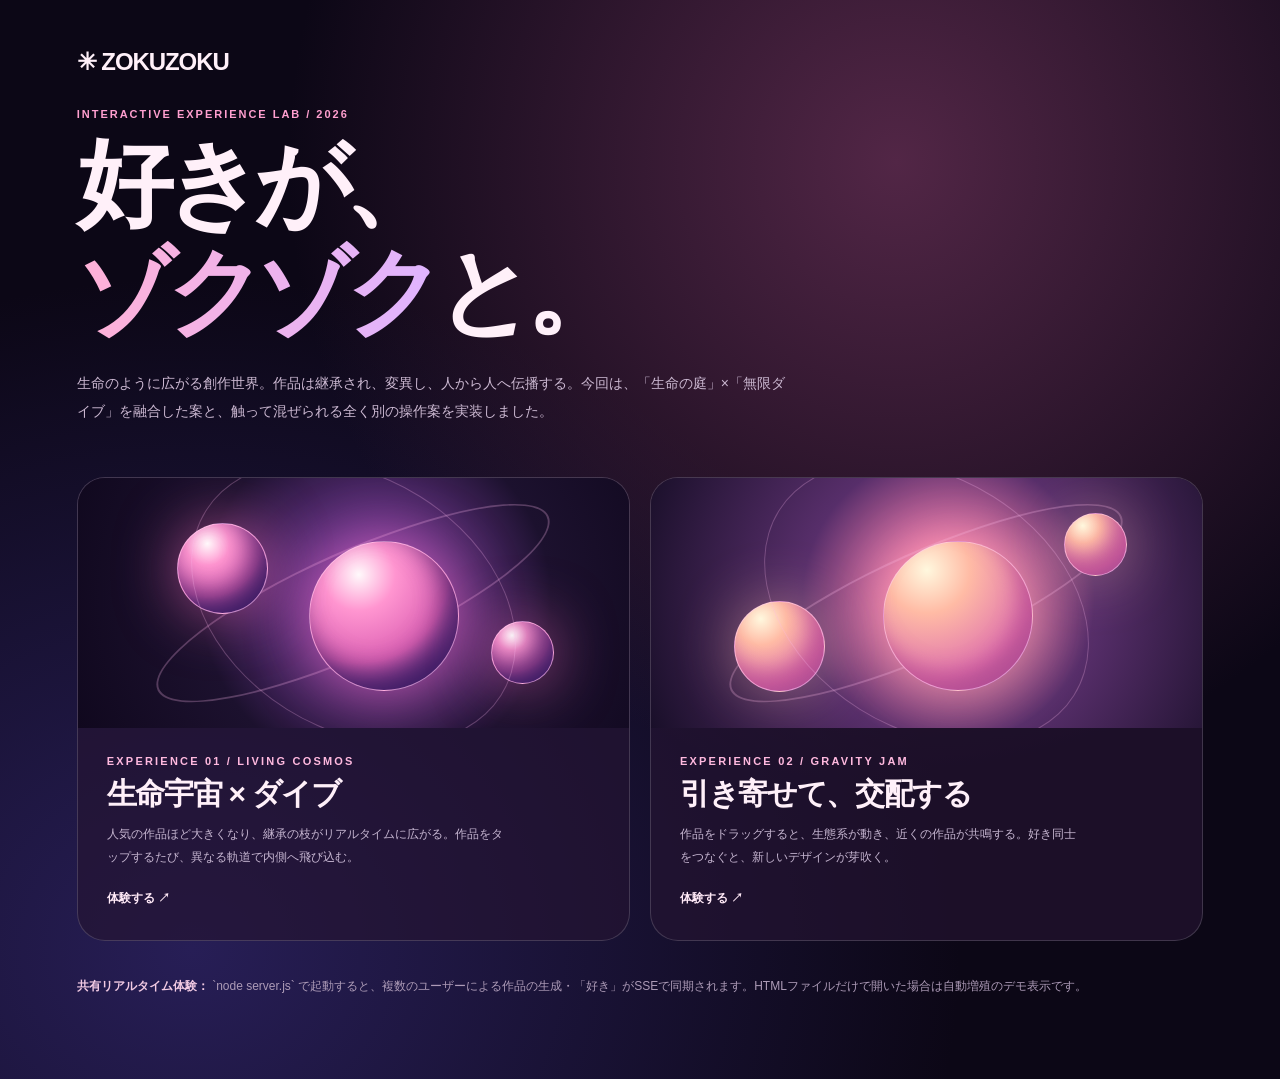
<file: zokuzoku-living-worlds/index.html>
<!doctype html><html lang="ja"><head><meta charset="utf-8"><meta name="viewport" content="width=device-width,initial-scale=1"><title>ZOKUZOKU — Living Worlds / 2 Interactive Prototypes</title><link rel="stylesheet" href="shared/theme.css"><style>
body{min-height:100vh;background:radial-gradient(ellipse at 70% 15%,#522646 0,transparent 48%),radial-gradient(ellipse at 15% 88%,#271e56 0,transparent 50%),#0c0716;padding:48px clamp(20px,6vw,100px)}.intro{max-width:1150px;margin:0 auto 52px}.brand{font-size:24px;font-weight:900;letter-spacing:-.045em}.tag{font-size:11px;letter-spacing:.18em;color:#ff9fcf;font-weight:800;margin:32px 0 10px}.intro h1{font-size:clamp(44px,7.5vw,100px);letter-spacing:-.085em;line-height:1.12;margin:0 0 24px}.intro h1 em{font-style:normal;background:linear-gradient(90deg,#ffb1d7,#dfb4ff);background-clip:text;color:transparent}.intro p{max-width:710px;font-size:14px;line-height:2;color:#ccb9d2}.cards{max-width:1150px;margin:auto;display:grid;grid-template-columns:repeat(2,minmax(0,1fr));gap:20px}.card{display:block;position:relative;overflow:hidden;border:1px solid #ffffff29;border-radius:28px;background:#241432aa;min-height:435px;transition:transform .35s,box-shadow .35s}.card:hover{transform:translateY(-8px);box-shadow:0 30px 100px #f17d9e25}.art{height:250px;position:relative;overflow:hidden;display:flex;align-items:center;justify-content:center}.art.one{background:radial-gradient(circle at 54% 48%,#df5cb9 0,#6c378e 18%,#1c112e 54%,#10081e)}.art.two{background:radial-gradient(circle at 54% 48%,#ffbcac 0,#e273a8 18%,#572e6a 45%,#190f29)}.orb{position:absolute;border-radius:50%;border:1px solid #ffc7ef88;box-shadow:0 0 60px #ff70c398, inset -13px -17px 27px #2d1557bb;background:radial-gradient(circle at 33% 22%,#fff9fb,#ff95d0 24%,#dd61b4 58%,#43217b 92%);animation:float 5s ease-in-out infinite}.orb.a{width:150px;height:150px;left:42%;top:25%}.orb.b{width:91px;height:91px;left:18%;top:18%;animation-delay:-1.9s}.orb.c{width:63px;height:63px;left:75%;top:57%;animation-delay:-2.4s}.two .orb{box-shadow:0 0 60px #ffc1aa77,inset -12px -17px 20px #b0478aab;background:radial-gradient(circle at 29% 19%,#fff8de,#ffbba5 27%,#df70ad 69%,#8740a2 100%)}.two .orb.b{top:49%;left:15%}.two .orb.c{top:14%;left:75%}@keyframes float{50%{transform:translateY(-17px) scale(1.07)}}.art:before{content:'';position:absolute;width:77%;height:100px;border:2px solid #f9b6ea44;border-radius:50%;transform:rotate(-24deg)}.art:after{content:'';position:absolute;width:63%;height:250px;border:1px solid #f9b6ea44;border-radius:50%;transform:rotate(32deg)}.card .content{padding:27px 29px 33px}.number{font-size:11px;color:#ffb9df;letter-spacing:.2em;font-weight:800}.card h2{font-size:30px;letter-spacing:-.045em;margin:7px 0 8px}.card p{font-size:12px;line-height:1.9;color:#c5b5d0;margin:0 0 19px;max-width:400px}.go{font-size:12px;font-weight:900;color:#ffe9f7}.footer{max-width:1150px;margin:34px auto;color:#ad9bb7;font-size:12px;line-height:1.85}.footer b{color:#f2cae3}@media(max-width:740px){body{padding:24px 16px}.cards{grid-template-columns:1fr}.card{min-height:0}.art{height:215px}.intro h1{font-size:52px}}
</style></head><body><div class="intro"><a class="brand" href="index.html">✳ ZOKUZOKU</a><div class="tag">INTERACTIVE EXPERIENCE LAB / 2026</div><h1>好きが、<br><em>ゾクゾク</em>と。</h1><p>生命のように広がる創作世界。作品は継承され、変異し、人から人へ伝播する。今回は、「生命の庭」×「無限ダイブ」を融合した案と、触って混ぜられる全く別の操作案を実装しました。</p></div><main class="cards"><a class="card" href="01-living-cosmos.html"><div class="art one"><i class="orb a"></i><i class="orb b"></i><i class="orb c"></i></div><div class="content"><div class="number">EXPERIENCE 01 / LIVING COSMOS</div><h2>生命宇宙 × ダイブ</h2><p>人気の作品ほど大きくなり、継承の枝がリアルタイムに広がる。作品をタップするたび、異なる軌道で内側へ飛び込む。</p><span class="go">体験する ↗</span></div></a><a class="card" href="02-gravity-jam.html"><div class="art two"><i class="orb a"></i><i class="orb b"></i><i class="orb c"></i></div><div class="content"><div class="number">EXPERIENCE 02 / GRAVITY JAM</div><h2>引き寄せて、交配する</h2><p>作品をドラッグすると、生態系が動き、近くの作品が共鳴する。好き同士をつなぐと、新しいデザインが芽吹く。</p><span class="go">体験する ↗</span></div></a></main><div class="footer"><b>共有リアルタイム体験：</b> `node server.js` で起動すると、複数のユーザーによる作品の生成・「好き」がSSEで同期されます。HTMLファイルだけで開いた場合は自動増殖のデモ表示です。</div></body></html>
</file>
<file: zokuzoku-living-worlds/shared/theme.css>
:root{color-scheme:dark;--pink:#ff80be;--cream:#fff0f9;--muted:#bcadc8;--border:rgba(255,222,249,.15);--glass:rgba(24,14,39,.75)}
*{box-sizing:border-box}html,body{margin:0;min-height:100%;font-family:Inter,"Noto Sans JP","Hiragino Kaku Gothic ProN",sans-serif}body{background:#090513;color:var(--cream);-webkit-font-smoothing:antialiased}button,input{font:inherit}button{cursor:pointer}button:focus-visible,input:focus-visible,a:focus-visible{outline:2px solid #ffbeeb;outline-offset:3px}a{color:inherit;text-decoration:none}
.world{display:block;position:fixed;inset:0;width:100%;height:100%;touch-action:none;cursor:grab}.world:active{cursor:grabbing}
.overlay{position:fixed;z-index:5;pointer-events:none}.overlay>*{pointer-events:auto}
.topbar{left:0;top:0;right:0;display:flex;justify-content:space-between;align-items:center;gap:15px;padding:23px 34px;background:linear-gradient(#090513c7,transparent)}
.brand{display:flex;align-items:center;gap:12px}.brandicon{width:37px;height:37px;border-radius:14px;background:linear-gradient(120deg,#ffdaf1,#ed72c2 52%,#825fe1);box-shadow:0 0 26px #ea64bc64;display:grid;place-items:center;color:#2a0f2f;font-size:22px;font-weight:900}.brand b{font-size:19px;letter-spacing:-.045em;line-height:1}.brand small{display:block;font-size:9px;margin-top:5px;letter-spacing:.16em;color:#a99aaf}.topright{display:flex;gap:8px;align-items:center}.pill,.smallbtn{padding:9px 13px;border-radius:100px;border:1px solid var(--border);background:rgba(42,27,62,.65);backdrop-filter:blur(15px);font-size:11px;color:white}.pill{font-weight:800;letter-spacing:.06em;white-space:nowrap}.live-dot{display:inline-block;height:7px;width:7px;background:#ff9a9d;border-radius:50%;margin-right:8px;box-shadow:0 0 10px #ff75ab;animation:blink 2s infinite}@keyframes blink{50%{opacity:.45}}.smallbtn:hover{background:rgba(104,56,118,.7)}
.leftnote{top:117px;left:34px;max-width:368px}.eyebrow{font-size:10px;font-weight:900;letter-spacing:.22em;color:#ff9ecc;text-transform:uppercase}.leftnote h1{font-size:clamp(32px,3.5vw,56px);margin:10px 0 12px;letter-spacing:-.065em;line-height:1.13}.leftnote h1 em{font-style:normal;color:#ffa4d6}.leftnote p{font-size:12px;line-height:1.95;color:#c5b6ce;max-width:328px;margin:0}.hint{margin-top:14px;font-size:10px;color:#9f90ad;line-height:1.8}
.bottombar{bottom:25px;left:34px;right:34px;display:flex;align-items:end;justify-content:space-between;gap:10px}.bottomleft{display:flex;gap:14px;align-items:center;font-size:11px;color:#c4b5d0}.bottomleft b{font-size:19px;color:#fff;letter-spacing:-.05em}.controls{display:flex;gap:7px;align-items:center}.control{border:1px solid var(--border);background:rgba(41,26,61,.8);backdrop-filter:blur(14px);border-radius:14px;min-width:42px;height:42px;padding:0 13px;color:#fff;font-size:13px;font-weight:750}.control:hover{background:rgba(111,62,127,.8)}.control.primary{background:linear-gradient(110deg,#f577b7,#dab0ff);color:#240f32;border:0;box-shadow:0 10px 33px #f477aa40}
.panel{position:fixed;z-index:9;right:25px;top:94px;bottom:92px;width:346px;max-height:740px;overflow:auto;border:1px solid rgba(255,224,250,.21);background:rgba(20,13,35,.94);backdrop-filter:blur(30px);border-radius:25px;padding:22px;box-shadow:0 36px 110px #0009;transform:translateX(calc(100% + 55px));opacity:0;transition:transform .45s cubic-bezier(.18,.84,.15,1),opacity .3s}.panel.open{transform:translateX(0);opacity:1}.panelhead{display:flex;justify-content:space-between;align-items:center;gap:7px}.panelhead span{font-size:11px;letter-spacing:.12em;color:#ffaad8;font-weight:800}.close{border:0;background:#ffffff18;color:#fff;border-radius:10px;height:31px;width:31px;font-size:20px}.panel-art{height:181px;display:flex;justify-content:center;align-items:center;border:1px solid #ffffff15;background:radial-gradient(circle at 50% 43%,#74346965,transparent 63%),#ffffff07;margin:14px 0;border-radius:19px}.panel-art canvas{height:180px;width:100%}.panel h2{font-size:22px;letter-spacing:-.04em;margin:12px 0 7px}.byline{font-size:11px;color:#b7a6c1;line-height:1.8}.votes{display:flex;align-items:center;justify-content:space-between;padding:13px 0;border-top:1px solid #ffffff15;border-bottom:1px solid #ffffff15;margin:17px 0}.votes strong{font-size:24px;color:#ffd6ed}.votes small{display:block;font-size:10px;color:#b4a0c4}.label{display:block;font-size:11px;font-weight:800;color:#d4bedb;margin:13px 0 7px}.prompt{width:100%;background:#ffffff0e;border:1px solid #ffffff27;outline:0;border-radius:13px;padding:13px;color:white;font-size:12px}.prompt:focus{border-color:#f7addb}.prompt::placeholder{color:#877797}.bigbtn{width:100%;padding:14px 12px;margin-top:10px;border-radius:13px;background:linear-gradient(110deg,#ff89b8,#d5a3ff);color:#210a31;font-size:12px;border:0;font-weight:900}.outlinebtn{background:#ffffff09;border:1px solid #ffffff26;color:#ffeef9}.gridbtn{display:grid;grid-template-columns:1fr 1fr;gap:8px}.gridbtn button{font-size:11px}.micronote{font-size:10px;line-height:1.8;color:#a996b7;margin-top:12px}
.toast{position:fixed;z-index:20;bottom:91px;left:50%;transform:translate(-50%,10px);opacity:0;transition:.25s;pointer-events:none;border-radius:15px;border:1px solid #ffffff2b;background:#2f1a46e8;backdrop-filter:blur(15px);box-shadow:0 10px 42px #0007;padding:13px 19px;font-size:12px;text-align:center;max-width:90vw}.toast.show{opacity:1;transform:translate(-50%,0)}
.eventfeed{position:fixed;z-index:4;top:100px;right:27px;width:min(262px,30vw);pointer-events:none}.feed-title{font-size:10px;color:#e8acd1;letter-spacing:.13em;font-weight:800;margin:0 0 8px}.feed-entry{font-size:11px;line-height:1.5;color:#e5d2ea;padding:10px 12px;margin:6px 0;border:1px solid #ffffff16;border-radius:11px;background:#170e2baa;backdrop-filter:blur(9px);animation:rise .6s both}.feed-entry b{color:#ffc2e1}@keyframes rise{from{opacity:0;transform:translateY(8px)}to{opacity:1;transform:translateY(0)}}
@media(max-width:760px){.topbar{padding:16px}.brand b{font-size:17px}.brandicon{height:32px;width:32px}.topright .smallbtn:nth-last-child(2){display:none}.leftnote{left:19px;top:83px;max-width:240px}.leftnote h1{font-size:34px}.leftnote p{font-size:10px}.hint{display:none}.eventfeed{top:auto;bottom:82px;right:13px;width:190px}.feed-entry{font-size:9px;padding:7px}.feed-entry:nth-of-type(n+3){display:none}.feed-title{font-size:9px}.bottombar{left:17px;right:14px;bottom:15px}.bottomleft{font-size:9px;display:block}.bottomleft b{font-size:15px}.controls .control{height:38px;min-width:35px;padding:0 9px;font-size:11px}.panel{top:auto;bottom:0;left:0;right:0;width:100%;height:min(71vh,650px);max-height:none;border-radius:23px 23px 0 0;transform:translateY(105%);padding:16px 20px 30px}.panel.open{transform:translateY(0)}.panel-art{height:128px;margin:9px 0}.panel-art canvas{height:127px}.panel h2{font-size:19px}.toast{bottom:70px}}
@media(prefers-reduced-motion:reduce){*,*::before,*::after{transition-duration:.001ms!important;animation-duration:.001ms!important}}
</file>
